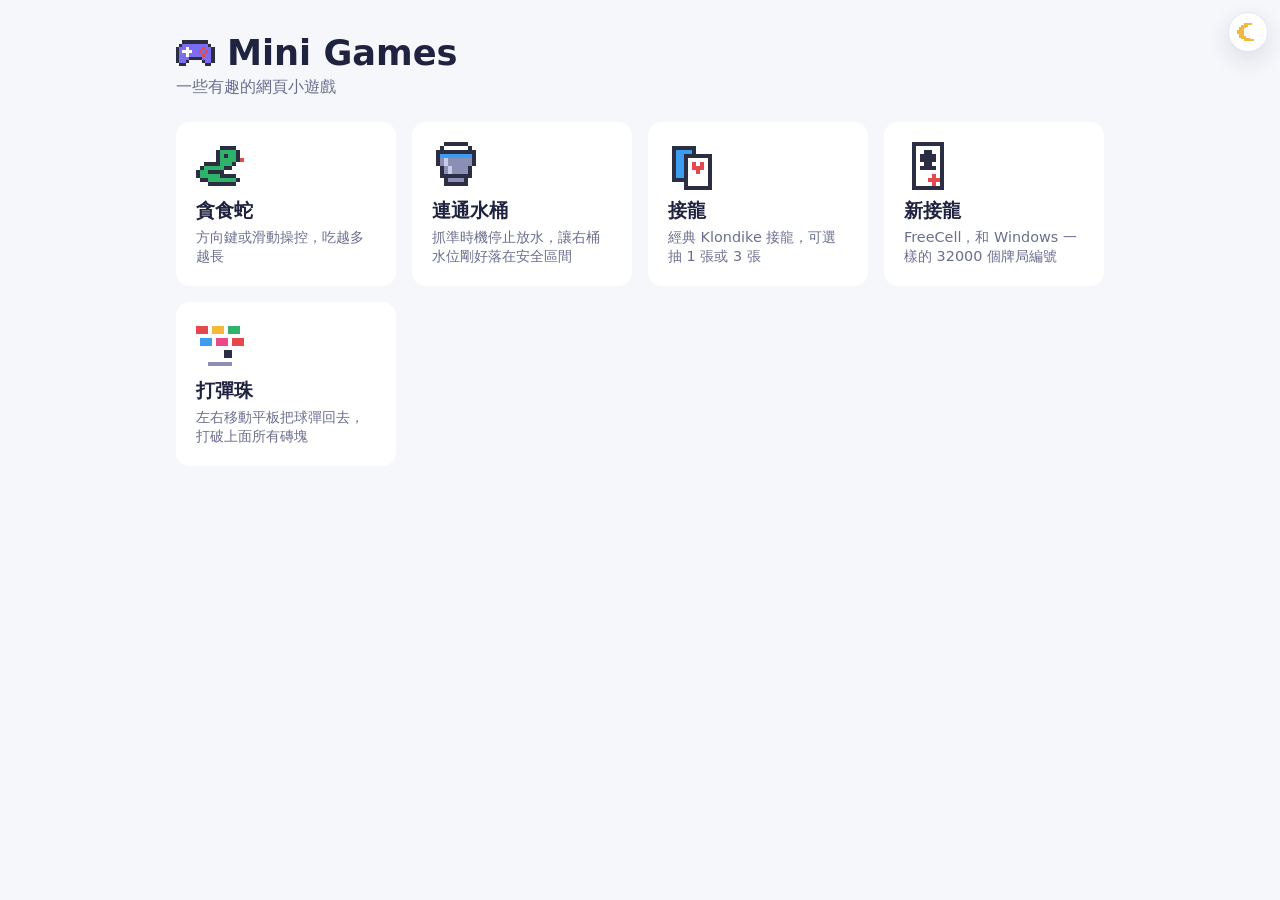
<file: index.html>
<!doctype html>
<html lang="zh-Hant">
<head>
  <meta charset="utf-8">
  <meta name="viewport" content="width=device-width, initial-scale=1">
  <title>Mini Games</title>
  <link rel="stylesheet" href="shared/style.css">
  <script src="shared/pixel-icons.js"></script>
  <script src="shared/theme.js"></script>
  <style>
    h1 { font-size: 2.2rem; margin: 8px 0 4px; }
    .sub { color: var(--muted); margin: 0 0 24px; }
    .grid {
      display: grid;
      grid-template-columns: repeat(auto-fill, minmax(200px, 1fr));
      gap: 16px;
    }
    .card {
      display: block;
      padding: 20px;
      background: var(--panel);
      border-radius: var(--radius);
      color: var(--text);
      text-decoration: none;
      transition: transform .15s, box-shadow .15s;
    }
    .card:hover { transform: translateY(-3px); box-shadow: var(--shadow); }
    .icon { line-height: 0; }
    .card h2 { margin: 8px 0 4px; font-size: 1.2rem; }
    .card p { margin: 0; color: var(--muted); font-size: .9rem; }
  </style>
</head>
<body>
  <main class="container">
    <h1><i data-px="gamepad" data-size="1.1em"></i> Mini Games</h1>
    <p class="sub">一些有趣的網頁小遊戲</p>
    <div class="grid" id="games"></div>
  </main>
  <script>
    // 新增遊戲時，在這裡加一筆
    const games = [
      { slug: 'snake', icon: 'snake', name: '貪食蛇', desc: '方向鍵或滑動操控，吃越多越長' },
      { slug: 'buckets', icon: 'bucket', name: '連通水桶', desc: '抓準時機停止放水，讓右桶水位剛好落在安全區間' },
      { slug: 'solitaire', icon: 'cards', name: '接龍', desc: '經典 Klondike 接龍，可選抽 1 張或 3 張' },
      { slug: 'freecell', icon: 'freecell', name: '新接龍', desc: 'FreeCell，和 Windows 一樣的 32000 個牌局編號' },
      { slug: 'breakout', icon: 'breakout', name: '打彈珠', desc: '左右移動平板把球彈回去，打破上面所有磚塊' },
    ];
    document.getElementById('games').innerHTML = games.map(g => `
      <a class="card" href="games/${g.slug}/">
        <div class="icon">${px(g.icon, '48px')}</div>
        <h2>${g.name}</h2>
        <p>${g.desc}</p>
      </a>`).join('');
  </script>
</body>
</html>
</file>
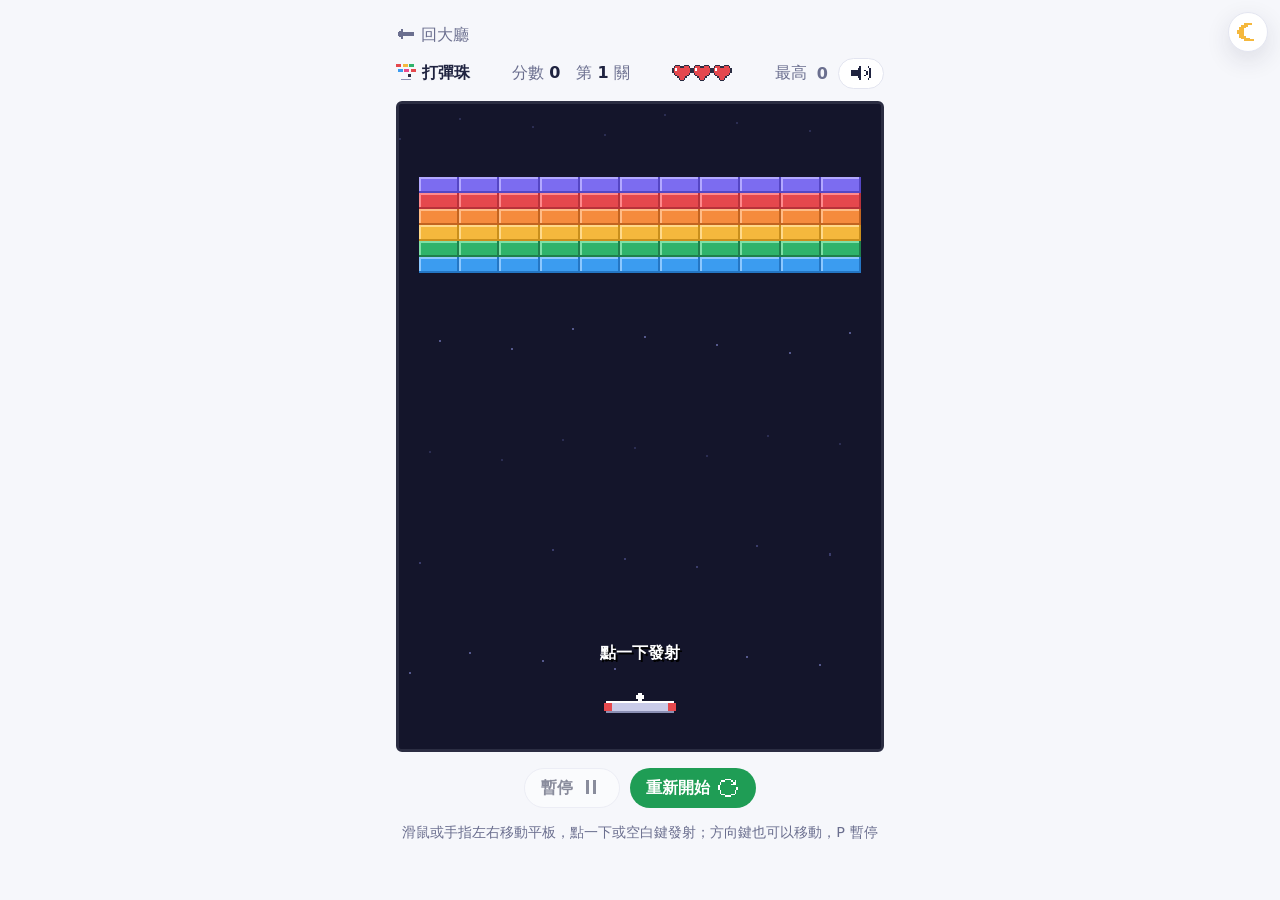
<file: games/breakout/index.html>
<!doctype html>
<html lang="zh-Hant">
<head>
  <meta charset="utf-8">
  <meta name="viewport" content="width=device-width, initial-scale=1">
  <title>打彈珠</title>
  <meta name="description" content="像素風打彈珠：左右移動平板把球彈回去，打破上面所有的磚塊。">
  <link rel="stylesheet" href="../../shared/style.css">
  <script src="../../shared/pixel-icons.js"></script>
  <script src="../../shared/theme.js"></script>
  <style>
    .wrap { max-width: 520px; margin: 0 auto; }
    .hud { display: flex; justify-content: space-between; align-items: center; gap: 8px 14px; flex-wrap: wrap; margin-bottom: 12px; }
    .hud .stats { color: var(--muted); }
    .hud .stats b { color: var(--text); font-variant-numeric: tabular-nums; }
    .hud .right { display: flex; align-items: center; gap: 10px; color: var(--muted); }
    #mute { background: var(--panel); color: var(--text); border: 1px solid var(--border); padding: 4px 10px; }
    .stage { position: relative; }
    canvas {
      display: block;
      width: 100%;
      aspect-ratio: 240 / 320;
      image-rendering: pixelated;
      background: #14152b;
      border: 3px solid #2b2d42;
      border-radius: 6px;
      touch-action: none;
      cursor: crosshair;
    }
    .overlay {
      position: absolute;
      inset: 0;
      display: flex;
      align-items: center;
      justify-content: center;
      pointer-events: none;
    }
    .overlay[hidden] { display: none; }
    .overlay .box {
      pointer-events: auto;
      padding: 18px 26px;
      background: var(--panel);
      color: var(--text);
      border: 3px solid var(--text);
      box-shadow: 6px 6px 0 rgba(0, 0, 0, 0.35);
      text-align: center;
    }
    .overlay h2 { margin: 0 0 6px; font-size: 1.4rem; }
    .overlay p { margin: 0 0 14px; color: var(--muted); }
    .overlay .tip {
      align-self: flex-end;
      margin-bottom: 18%;
      color: #fff;
      font-weight: 600;
      text-shadow: 2px 2px 0 #000;
    }
    .controls { display: flex; justify-content: center; gap: 10px; margin: 16px 0 8px; }
    button.secondary { background: var(--panel); color: var(--text); border: 1px solid var(--border); }
    .hint { color: var(--muted); text-align: center; font-size: .9rem; }
  </style>
</head>
<body>
  <main class="container wrap">
    <a class="back" href="../../"><i data-px="arrow-left"></i> 回大廳</a>
    <div class="hud">
      <strong><i data-px="breakout"></i> 打彈珠</strong>
      <span class="stats">分數 <b id="score">0</b>　第 <b id="level">1</b> 關</span>
      <span id="lives"></span>
      <span class="right">最高 <b id="best">0</b><button id="mute" aria-label="靜音"></button></span>
    </div>
    <div class="stage">
      <canvas id="board"></canvas>
      <div class="overlay" id="overlay" hidden></div>
    </div>
    <div class="controls">
      <button id="pause" class="secondary">暫停 <i data-px="pause"></i></button>
      <button id="restart">重新開始 <i data-px="retry"></i></button>
    </div>
    <p class="hint">滑鼠或手指左右移動平板，點一下或空白鍵發射；方向鍵也可以移動，P 暫停</p>
  </main>
  <script src="game.js"></script>
</body>
</html>
</file>
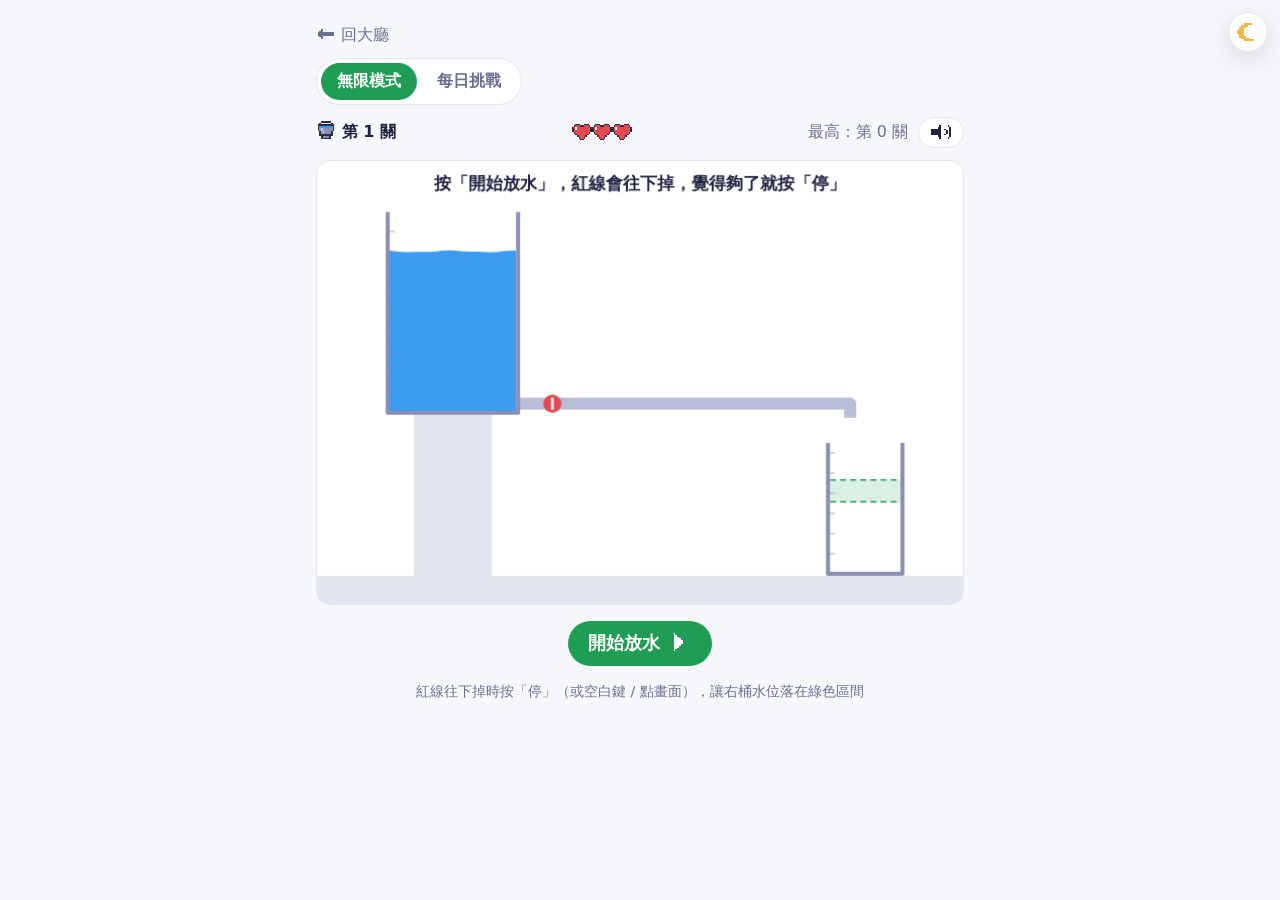
<file: games/buckets/index.html>
<!doctype html>
<html lang="zh-Hant">
<head>
  <meta charset="utf-8">
  <meta name="viewport" content="width=device-width, initial-scale=1">
  <title>連通水桶</title>
  <meta name="description" content="抓準時機停止放水，讓水位剛好落在安全區間！每天 10 題的每日挑戰，還能分享成績。">
  <meta property="og:type" content="website">
  <meta property="og:url" content="https://sudosu.tw/mini-games/games/buckets/">
  <meta property="og:title" content="連通水桶 🪣">
  <meta property="og:description" content="抓準時機停止放水，讓水位剛好落在安全區間！每天 10 題的每日挑戰，還能分享成績。">
  <meta property="og:image" content="https://sudosu.tw/mini-games/games/buckets/og.png">
  <meta property="og:image:width" content="1200">
  <meta property="og:image:height" content="630">
  <meta property="og:image:alt" content="連通水桶：左桶放水經過連通管流進右桶，水位落在綠色安全區間">
  <meta property="og:locale" content="zh_TW">
  <meta name="twitter:card" content="summary_large_image">
  <link rel="stylesheet" href="../../shared/style.css">
  <script src="../../shared/pixel-icons.js"></script>
  <script src="../../shared/theme.js"></script>
  <style>
    .wrap { max-width: 680px; margin: 0 auto; }
    .modes {
      display: inline-flex;
      gap: 4px;
      padding: 4px;
      margin-bottom: 12px;
      background: var(--panel);
      border: 1px solid var(--border);
      border-radius: 999px;
    }
    .modes button { background: transparent; color: var(--muted); }
    .modes button.active { background: var(--accent); color: var(--on-accent); }
    .hud { display: flex; justify-content: space-between; align-items: center; margin-bottom: 12px; gap: 12px; flex-wrap: wrap; }
    .hud .right { display: flex; align-items: center; gap: 10px; color: var(--muted); }
    #mute { background: var(--panel); color: var(--text); border: 1px solid var(--border); padding: 4px 10px; }
    canvas {
      display: block;
      width: 100%;
      aspect-ratio: 640 / 440;
      background: var(--panel);
      border: 1px solid var(--border);
      border-radius: var(--radius);
      touch-action: manipulation;
      cursor: pointer;
    }
    .controls { display: flex; justify-content: center; gap: 10px; flex-wrap: wrap; margin: 16px 0; }
    .controls button { min-width: 140px; font-size: 1.1rem; padding: 10px 20px; }
    #share { background: var(--accent-2); color: #fff; }
    #story { background: linear-gradient(45deg, #f58529, #dd2a7b, #8134af); color: #fff; }
    .hint { color: var(--muted); text-align: center; font-size: .9rem; }
  </style>
</head>
<body>
  <main class="container wrap">
    <a class="back" href="../../"><i data-px="arrow-left"></i> 回大廳</a>
    <div>
      <div class="modes">
        <button data-mode="endless">無限模式</button>
        <button data-mode="daily">每日挑戰</button>
      </div>
    </div>
    <div class="hud">
      <strong id="title"></strong>
      <span id="status"></span>
      <span class="right"><span id="extra"></span><button id="mute" aria-label="靜音"></button></span>
    </div>
    <canvas id="board"></canvas>
    <div class="controls">
      <button id="action">開始放水</button>
      <button id="share" hidden>分享成績 <i data-px="clipboard"></i></button>
      <button id="story" hidden></button>
    </div>
    <p class="hint">紅線往下掉時按「停」（或空白鍵 / 點畫面），讓右桶水位落在綠色區間</p>
  </main>
  <script src="game.js"></script>
</body>
</html>
</file>
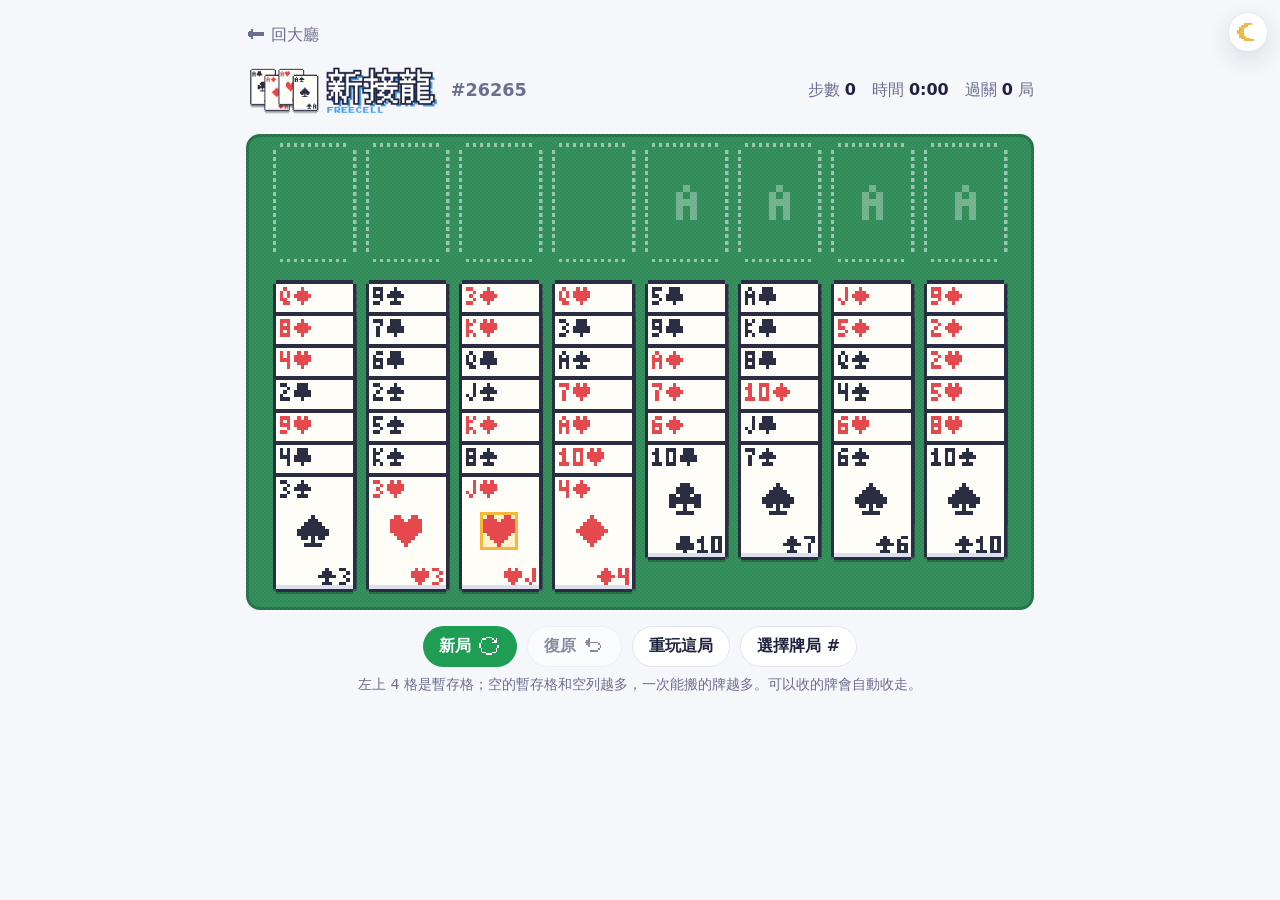
<file: games/freecell/index.html>
<!doctype html>
<html lang="zh-Hant">
<head>
  <meta charset="utf-8">
  <meta name="viewport" content="width=device-width, initial-scale=1">
  <title>新接龍</title>
  <meta name="description" content="像素風新接龍（FreeCell）：和 Windows 相同的 32000 個牌局編號。">
  <meta property="og:type" content="website">
  <meta property="og:url" content="https://sudosu.tw/mini-games/games/freecell/">
  <meta property="og:title" content="新接龍">
  <meta property="og:description" content="像素風新接龍（FreeCell）：和 Windows 相同的 32000 個牌局編號。">
  <meta property="og:image" content="https://sudosu.tw/mini-games/games/freecell/og.png">
  <meta property="og:image:width" content="1200">
  <meta property="og:image:height" content="630">
  <meta property="og:image:alt" content="像素風新接龍 logo：排開的四張 A 像素撲克牌">
  <meta property="og:locale" content="zh_TW">
  <meta name="twitter:card" content="summary_large_image">
  <link rel="stylesheet" href="../../shared/style.css">
  <link rel="stylesheet" href="../../shared/cards.css">
  <script src="../../shared/pixel-icons.js"></script>
  <script src="../../shared/theme.js"></script>
</head>
<body>
  <main class="container card-page">
    <a class="back" href="../../"><i data-px="arrow-left"></i> 回大廳</a>
    <div class="hud">
      <h1 class="game-logo"><img src="logo.png" alt="新接龍" width="548" height="180"><span id="game-no"></span></h1>
      <span class="stats">步數 <b id="moves">0</b>　時間 <b id="time">0:00</b>　過關 <b id="wins">0</b> 局</span>
    </div>
    <div id="table"></div>
    <div class="controls">
      <button id="new">新局 <i data-px="retry"></i></button>
      <button id="undo" class="secondary">復原 <i data-px="undo"></i></button>
      <button id="restart" class="secondary">重玩這局</button>
      <button id="pick" class="secondary">選擇牌局 #</button>
    </div>
    <p class="hint">左上 4 格是暫存格；空的暫存格和空列越多，一次能搬的牌越多。可以收的牌會自動收走。</p>
  </main>
  <script src="../../shared/cards.js"></script>
  <script src="game.js"></script>
</body>
</html>
</file>
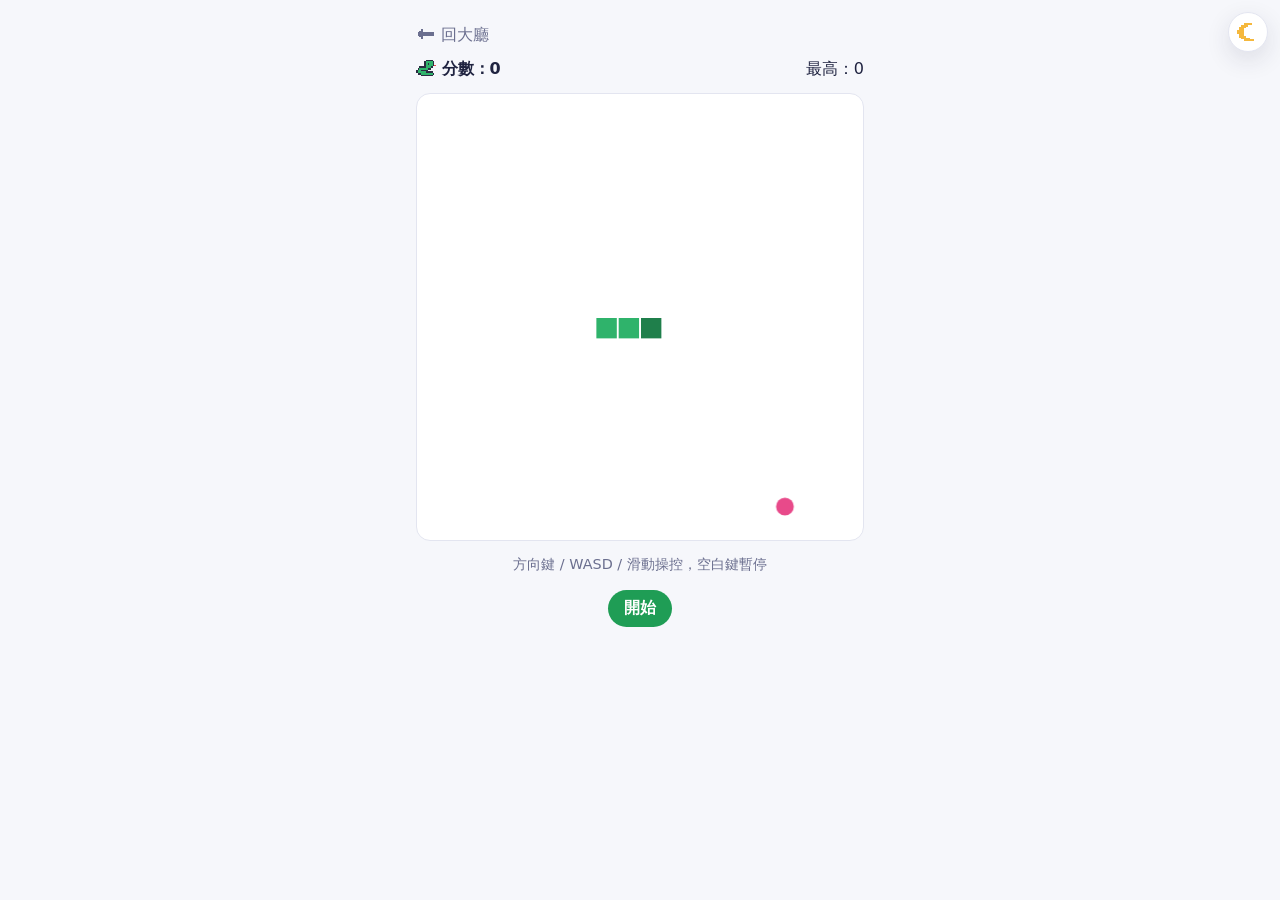
<file: games/snake/index.html>
<!doctype html>
<html lang="zh-Hant">
<head>
  <meta charset="utf-8">
  <meta name="viewport" content="width=device-width, initial-scale=1">
  <title>貪食蛇</title>
  <link rel="stylesheet" href="../../shared/style.css">
  <script src="../../shared/pixel-icons.js"></script>
  <script src="../../shared/theme.js"></script>
  <style>
    .hud { display: flex; justify-content: space-between; align-items: center; margin-bottom: 12px; }
    canvas {
      display: block;
      width: 100%;
      max-width: 480px;
      aspect-ratio: 1;
      margin: 0 auto;
      background: var(--panel);
      border: 1px solid var(--border);
      border-radius: var(--radius);
      touch-action: none;
    }
    .wrap { max-width: 480px; margin: 0 auto; }
    .hint { color: var(--muted); text-align: center; font-size: .9rem; }
  </style>
</head>
<body>
  <main class="container wrap">
    <a class="back" href="../../"><i data-px="arrow-left"></i> 回大廳</a>
    <div class="hud">
      <strong><i data-px="snake"></i> 分數：<span id="score">0</span></strong>
      <span>最高：<span id="best">0</span></span>
    </div>
    <canvas id="board" width="480" height="480"></canvas>
    <p class="hint">方向鍵 / WASD / 滑動操控，空白鍵暫停</p>
    <p style="text-align:center"><button id="start">開始</button></p>
  </main>
  <script src="game.js"></script>
</body>
</html>
</file>
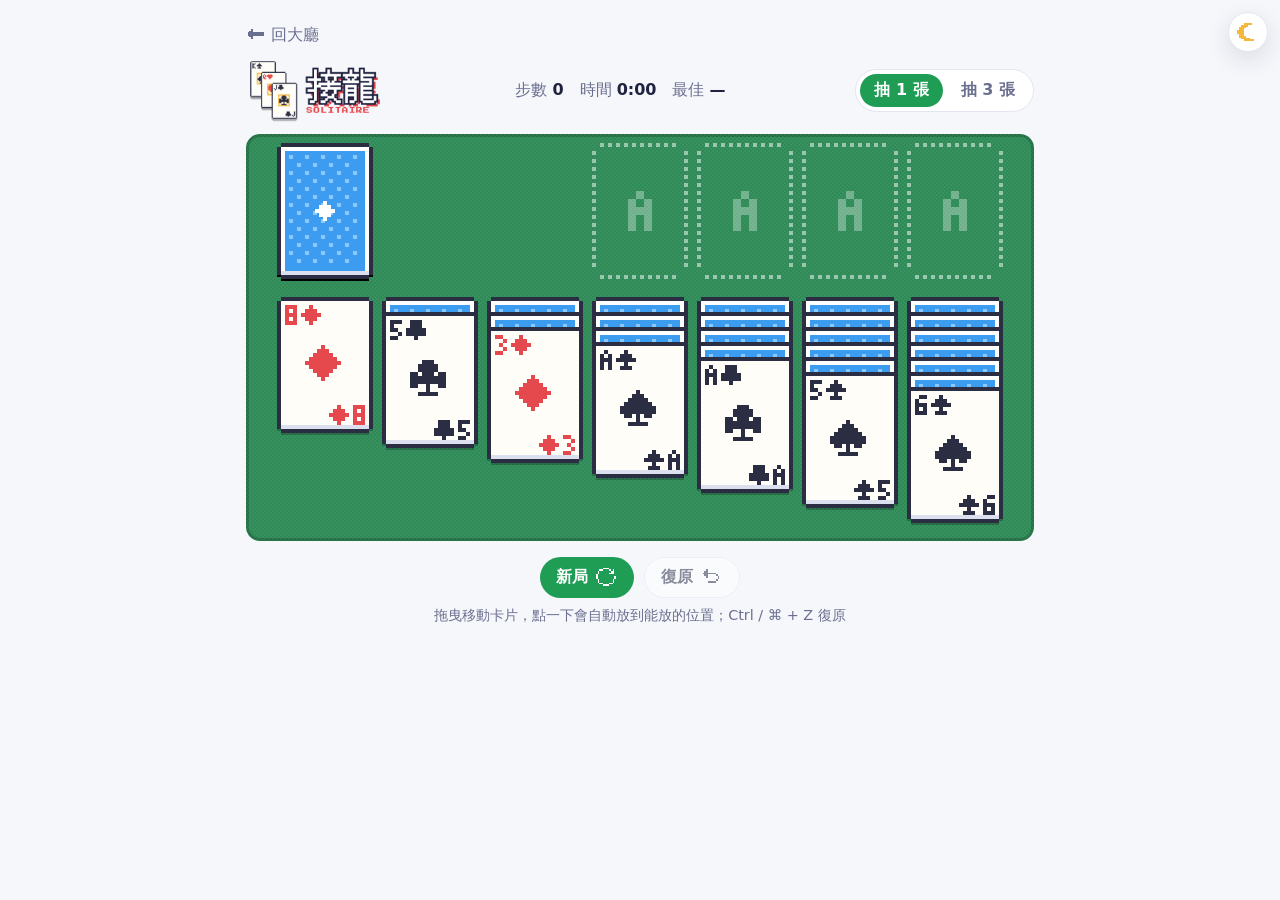
<file: games/solitaire/index.html>
<!doctype html>
<html lang="zh-Hant">
<head>
  <meta charset="utf-8">
  <meta name="viewport" content="width=device-width, initial-scale=1">
  <title>接龍</title>
  <meta name="description" content="像素風 Klondike 接龍：拖曳或點一下移牌，可選抽 1 張或 3 張。">
  <meta property="og:type" content="website">
  <meta property="og:url" content="https://sudosu.tw/mini-games/games/solitaire/">
  <meta property="og:title" content="接龍">
  <meta property="og:description" content="像素風 Klondike 接龍：拖曳或點一下移牌，可選抽 1 張或 3 張。">
  <meta property="og:image" content="https://sudosu.tw/mini-games/games/solitaire/og.png">
  <meta property="og:image:width" content="1200">
  <meta property="og:image:height" content="630">
  <meta property="og:image:alt" content="像素風接龍 logo：斜疊的 K、Q、J 像素撲克牌">
  <meta property="og:locale" content="zh_TW">
  <meta name="twitter:card" content="summary_large_image">
  <link rel="stylesheet" href="../../shared/style.css">
  <link rel="stylesheet" href="../../shared/cards.css">
  <script src="../../shared/pixel-icons.js"></script>
  <script src="../../shared/theme.js"></script>
</head>
<body>
  <main class="container card-page">
    <a class="back" href="../../"><i data-px="arrow-left"></i> 回大廳</a>
    <div class="hud">
      <h1 class="game-logo"><img src="logo.png" alt="接龍" width="392" height="180"></h1>
      <span class="stats">步數 <b id="moves">0</b>　時間 <b id="time">0:00</b>　最佳 <b id="best">—</b></span>
      <div class="modes">
        <button data-draw="1">抽 1 張</button>
        <button data-draw="3">抽 3 張</button>
      </div>
    </div>
    <div id="table"></div>
    <div class="controls">
      <button id="new">新局 <i data-px="retry"></i></button>
      <button id="undo" class="secondary">復原 <i data-px="undo"></i></button>
      <button id="auto" hidden>自動完成 <i data-px="flag"></i></button>
    </div>
    <p class="hint">拖曳移動卡片，點一下會自動放到能放的位置；Ctrl / ⌘ + Z 復原</p>
  </main>
  <script src="../../shared/cards.js"></script>
  <script src="game.js"></script>
</body>
</html>
</file>
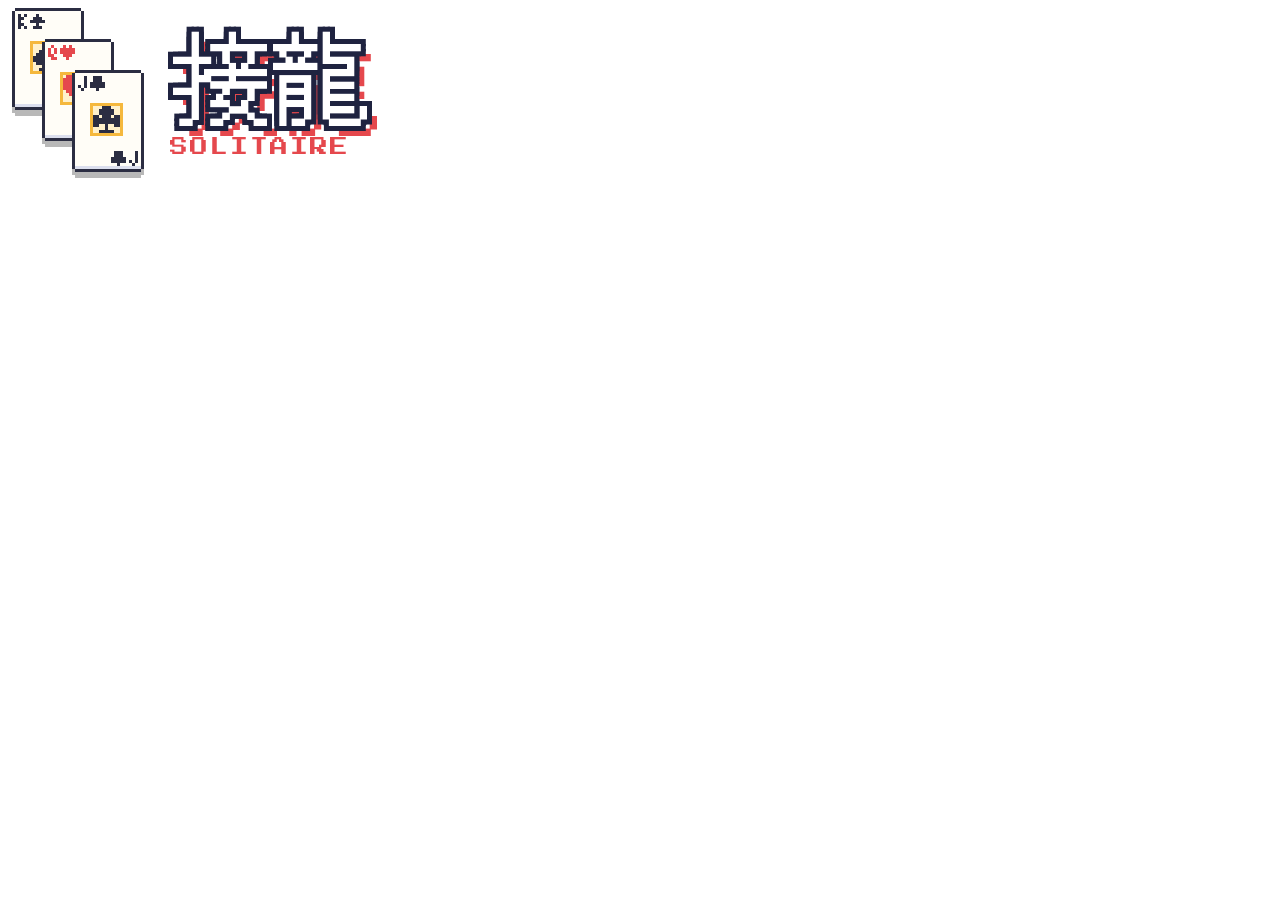
<file: shared/card-art.html>
<!doctype html>
<!--
  接龍 / 新接龍的 logo 與 og image 原始檔，用無頭瀏覽器截圖產生：
    card-art.html#solitaire,logo  → games/solitaire/logo.png（392×180，新接龍 548×180；2 倍解析度、透明背景）
    card-art.html#freecell,og     → games/freecell/og.png（1200×630）
-->
<html lang="zh-Hant">
<head>
  <meta charset="utf-8">
  <title>Card game art</title>
  <link rel="preconnect" href="https://fonts.googleapis.com">
  <link rel="preconnect" href="https://fonts.gstatic.com" crossorigin>
  <link href="https://fonts.googleapis.com/css2?family=DotGothic16&family=Press+Start+2P&display=block" rel="stylesheet">
  <style>
    * { box-sizing: border-box; margin: 0; }
    html, body { background: transparent; overflow: hidden; }
    body { font-family: "DotGothic16", system-ui, sans-serif; }

    .art { position: relative; display: flex; align-items: center; }
    .cards { position: relative; flex: none; }
    .cards .c { position: absolute; filter: drop-shadow(0 6px 0 rgba(0, 0, 0, 0.28)); }
    .cards svg { display: block; width: 100%; height: 100%; }

    /* 白字 + 像素描邊（8 個方向的硬陰影）+ 斜下方色塊陰影 */
    .word {
      color: #fff;
      line-height: 1;
      white-space: nowrap;
      --o: 5px;
      --ink: #1f2340;
      text-shadow:
        var(--o) 0 0 var(--ink), calc(-1 * var(--o)) 0 0 var(--ink),
        0 var(--o) 0 var(--ink), 0 calc(-1 * var(--o)) 0 var(--ink),
        var(--o) var(--o) 0 var(--ink), calc(-1 * var(--o)) var(--o) 0 var(--ink),
        var(--o) calc(-1 * var(--o)) 0 var(--ink), calc(-1 * var(--o)) calc(-1 * var(--o)) 0 var(--ink),
        calc(var(--o) * 2) calc(var(--o) * 2) 0 var(--shadow);
    }
    .sub {
      font-family: "Press Start 2P", monospace;
      color: var(--shadow);
      letter-spacing: 2px;
    }

    /* logo：高 180，寬度依遊戲而定 */
    .logo { height: 180px; padding: 0 12px; gap: 26px; }
    .logo .word { font-size: 100px; }
    .logo .sub { font-size: 18px; margin-top: 14px; }

    /* og：1200×630，像素綠絨布 */
    .og {
      width: 1200px;
      height: 630px;
      padding: 0 90px;
      gap: 60px;
      background-color: #2e8b57;
      background-image:
        linear-gradient(45deg, rgba(255, 255, 255, 0.05) 25%, transparent 25%, transparent 75%, rgba(255, 255, 255, 0.05) 75%),
        linear-gradient(45deg, rgba(255, 255, 255, 0.05) 25%, transparent 25%, transparent 75%, rgba(255, 255, 255, 0.05) 75%);
      background-size: 8px 8px;
      background-position: 0 0, 4px 4px;
    }
    .og .word { font-size: 150px; --o: 7px; }
    .og .sub { font-size: 26px; margin-top: 26px; color: #fff; text-shadow: 3px 3px 0 #1f2340; }
    .og .tag { margin-top: 34px; font-size: 34px; color: #fff; text-shadow: 3px 3px 0 #1f2340; }
    .og .url { position: absolute; left: 90px; bottom: 44px; font-family: "Press Start 2P", monospace; font-size: 20px; color: rgba(255, 255, 255, 0.85); }
  </style>
  <script src="cards.js"></script>
</head>
<body>
  <script>
    const [game, kind] = (location.hash.slice(1) || 'solitaire,logo').split(',');
    const CONF = {
      solitaire: {
        word: '接龍', sub: 'SOLITAIRE', logoW: 392, shadow: '#e5484d',
        tag: '經典 Klondike・抽 1 張或 3 張',
        // K♠ Q♥ J♣ 往右下斜疊，像牌列
        cards: [[3 * 13 + 12, 0, 0], [2 * 13 + 11, 1, 1], [0 * 13 + 10, 2, 2]],
        step: [0.42, 0.3],
      },
      freecell: {
        word: '新接龍', sub: 'FREECELL', logoW: 548, shadow: '#3b9cf0',
        tag: '和 Windows 相同的 32000 個牌局',
        // 四張 A 排開，像四個回收區
        cards: [[0, 0, 0], [13, 1, 1], [26, 2, 0], [39, 3, 1]],
        step: [0.55, 0.16],
      },
    }[game];

    const cw = kind === 'og' ? 168 : 72;
    const ch = cw * 34 / 24;
    const cols = Math.max(...CONF.cards.map(c => c[1]));
    const rows = Math.max(...CONF.cards.map(c => c[2]));
    const boxW = cw + cols * cw * CONF.step[0];
    const boxH = ch + rows * ch * CONF.step[1];
    const cards = CONF.cards.map(([id, x, y]) =>
      `<div class="c" style="left:${x * cw * CONF.step[0]}px;top:${y * ch * CONF.step[1]}px;width:${cw}px;height:${ch}px">${cardSvg(id)}</div>`).join('');

    document.body.innerHTML = `
      <div class="art ${kind}" style="--shadow:${CONF.shadow};${kind === 'logo' ? `width:${CONF.logoW}px` : ''}">
        <div class="cards" style="width:${boxW}px;height:${boxH}px">${cards}</div>
        <div>
          <div class="word">${CONF.word}</div>
          <div class="sub">${CONF.sub}</div>
          ${kind === 'og' ? `<div class="tag">${CONF.tag}</div>` : ''}
        </div>
        ${kind === 'og' ? '<div class="url">sudosu.tw/mini-games</div>' : ''}
      </div>`;
  </script>
</body>
</html>
</file>
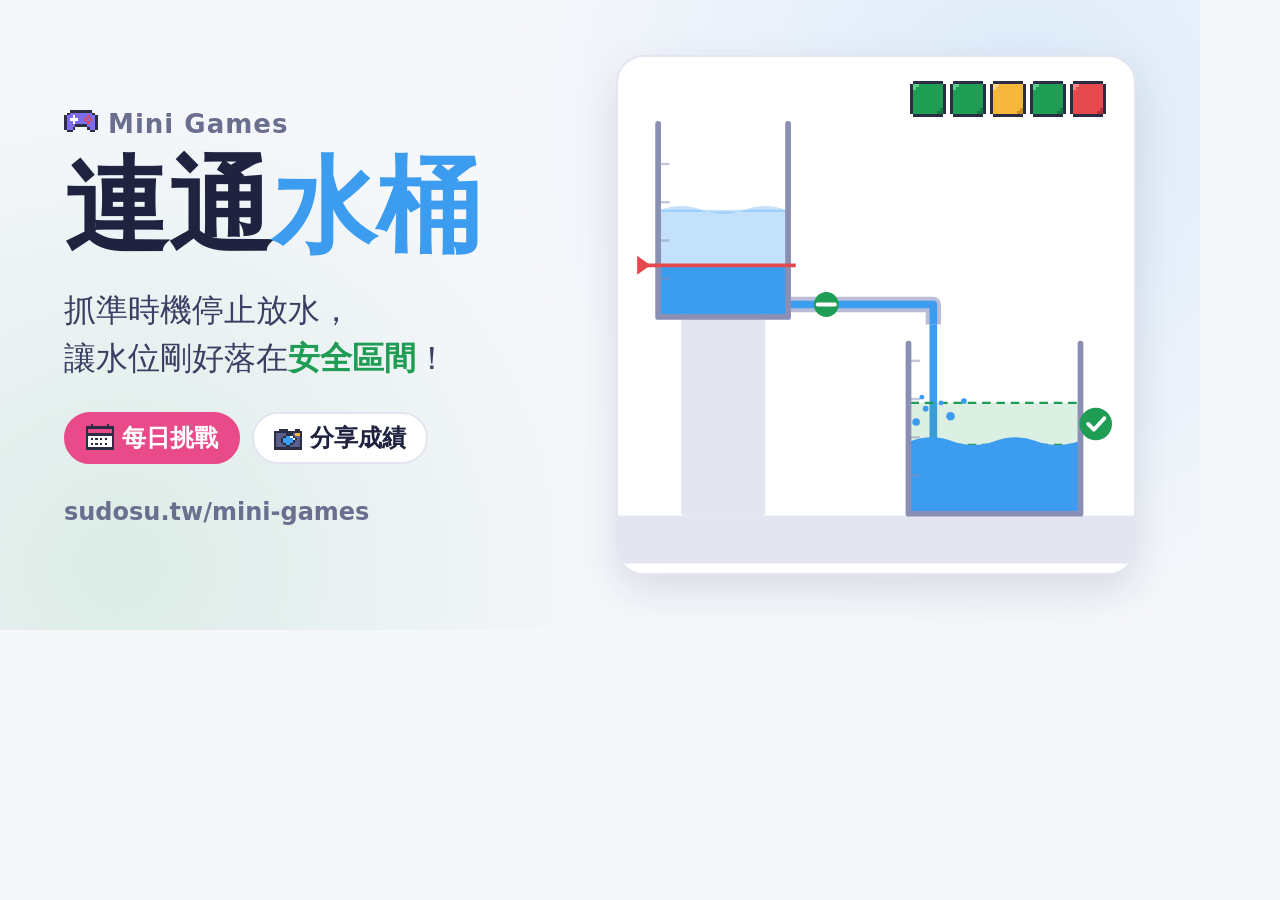
<file: games/buckets/og.html>
<!doctype html>
<!-- og.png 的原始檔：用無頭瀏覽器以 1200×630 截圖產生 -->
<html lang="zh-Hant">
<head>
  <meta charset="utf-8">
  <title>連通水桶 OG image</title>
  <script src="../../shared/pixel-icons.js"></script>
  <style>
    * { box-sizing: border-box; margin: 0; }
    html, body { width: 1200px; height: 630px; overflow: hidden; }
    body {
      font-family: "PingFang TC", "Noto Sans TC", system-ui, sans-serif;
      background: #f6f7fb;
      color: #1f2340;
      display: flex;
      align-items: center;
      padding: 0 64px;
      gap: 32px;
      position: relative;
    }
    body::before {
      content: "";
      position: absolute;
      inset: 0;
      background:
        radial-gradient(circle at 85% 20%, rgba(59, 156, 240, 0.14), transparent 45%),
        radial-gradient(circle at 10% 90%, rgba(31, 157, 85, 0.12), transparent 40%);
    }
    .text { position: relative; flex: 0 0 520px; }
    .kicker { font-size: 26px; font-weight: 600; color: #6b6f8f; letter-spacing: 1px; }
    h1 { font-size: 104px; font-weight: 800; line-height: 1.1; margin: 10px 0 22px; }
    h1 span { color: #3b9cf0; }
    .desc { font-size: 32px; line-height: 1.5; color: #3a3f63; }
    .desc b { color: #1f9d55; }
    .chips { display: flex; gap: 12px; margin-top: 30px; }
    .chip {
      font-size: 24px;
      font-weight: 600;
      padding: 8px 20px;
      border-radius: 999px;
      background: #fff;
      border: 2px solid #e3e5f0;
    }
    .chip.daily { background: #e84a8a; border-color: #e84a8a; color: #fff; }
    .url { margin-top: 34px; font-size: 24px; color: #6b6f8f; font-weight: 600; }
    .art {
      position: relative;
      flex: 1;
      height: 520px;
      background: #fff;
      border: 2px solid #e3e5f0;
      border-radius: 28px;
      box-shadow: 0 16px 40px rgba(31, 35, 64, 0.12);
      overflow: hidden;
    }
    .art svg { width: 100%; height: 100%; }
    .px-icon { vertical-align: -0.2em; }
    .chip { display: inline-flex; align-items: center; gap: 8px; }
    .grid { display: flex; gap: 4px;
      position: absolute;
      top: 24px;
      right: 28px;
      font-size: 30px;
      letter-spacing: 2px;
    }
  </style>
</head>
<body>
  <div class="text">
    <div class="kicker"><i data-px="gamepad" data-size="34px"></i> Mini Games</div>
    <h1>連通<span>水桶</span></h1>
    <p class="desc">抓準時機停止放水，<br>讓水位剛好落在<b>安全區間</b>！</p>
    <div class="chips">
      <span class="chip daily"><i data-px="calendar" data-size="28px"></i> 每日挑戰</span>
      <span class="chip"><i data-px="camera" data-size="28px"></i> 分享成績</span>
    </div>
    <div class="url">sudosu.tw/mini-games</div>
  </div>

  <div class="art">
    <div class="grid"><i data-px="sq-hit" data-size="36px"></i><i data-px="sq-hit" data-size="36px"></i><i data-px="sq-low" data-size="36px"></i><i data-px="sq-hit" data-size="36px"></i><i data-px="sq-high" data-size="36px"></i></div>
    <!-- 座標系 540×520 -->
    <svg viewBox="0 0 540 520">
      <!-- 地面與高台 -->
      <rect x="0" y="470" width="540" height="50" fill="#e3e5f0" />
      <rect x="66" y="262" width="88" height="208" rx="4" fill="#e3e5f0" />

      <!-- 左桶的水：紅線以下實色，以上淡色 -->
      <rect x="44" y="150" width="132" height="58" fill="rgba(59,156,240,0.3)" />
      <path d="M44 150 Q 66 142 88 150 T 132 150 T 176 150 V 152 H 44 Z" fill="rgba(59,156,240,0.3)" />
      <rect x="44" y="208" width="132" height="52" fill="#3b9cf0" />

      <!-- 管子與出水口 -->
      <path d="M178 249 H 330 V 270" stroke="#b9bdd8" stroke-width="16" fill="none" stroke-linejoin="round" />
      <path d="M178 249 H 330 V 270" stroke="#3b9cf0" stroke-width="8" fill="none" stroke-linejoin="round" />
      <!-- 閥門（開） -->
      <circle cx="218" cy="249" r="13" fill="#1f9d55" />
      <line x1="209" y1="249" x2="227" y2="249" stroke="#fff" stroke-width="4" stroke-linecap="round" />

      <!-- 水柱 -->
      <rect x="326" y="270" width="8" height="122" fill="#3b9cf0" />

      <!-- 右桶安全區間 -->
      <rect x="306" y="352" width="176" height="44" fill="rgba(31,157,85,0.16)" />
      <line x1="306" y1="352" x2="482" y2="352" stroke="#1f9d55" stroke-width="2.5" stroke-dasharray="9 6" />
      <line x1="306" y1="396" x2="482" y2="396" stroke="#1f9d55" stroke-width="2.5" stroke-dasharray="9 6" />

      <!-- 右桶的水 -->
      <path d="M306 392 Q 328 384 350 392 T 394 392 T 438 392 T 482 392 V 466 H 306 Z" fill="#3b9cf0" />

      <!-- 水花 -->
      <g fill="#3b9cf0">
        <circle cx="312" cy="372" r="4" />
        <circle cx="322" cy="358" r="3" />
        <circle cx="348" cy="366" r="4.5" />
        <circle cx="362" cy="350" r="3" />
        <circle cx="338" cy="352" r="2.5" />
        <circle cx="318" cy="346" r="2.5" />
      </g>

      <!-- 水桶 -->
      <g stroke="#8a8fb3" stroke-width="6" fill="none" stroke-linejoin="round" stroke-linecap="round">
        <path d="M42 60 V 262 H 178 V 60" />
        <path d="M304 290 V 468 H 484 V 290" />
      </g>
      <!-- 刻度 -->
      <g stroke="#8a8fb3" stroke-width="2.5" opacity="0.5">
        <line x1="42" y1="222" x2="54" y2="222" /><line x1="42" y1="182" x2="54" y2="182" />
        <line x1="42" y1="142" x2="54" y2="142" /><line x1="42" y1="102" x2="54" y2="102" />
        <line x1="304" y1="428" x2="316" y2="428" /><line x1="304" y1="388" x2="316" y2="388" />
        <line x1="304" y1="348" x2="316" y2="348" /><line x1="304" y1="308" x2="316" y2="308" />
      </g>

      <!-- 紅色刻度線 -->
      <line x1="22" y1="208" x2="186" y2="208" stroke="#e5484d" stroke-width="4" />
      <path d="M20 198 L 34 208 L 20 218 Z" fill="#e5484d" />

      <!-- 對勾 -->
      <circle cx="500" cy="374" r="17" fill="#1f9d55" />
      <path d="M492 374 L 498 380 L 509 368" stroke="#fff" stroke-width="4" fill="none" stroke-linecap="round" stroke-linejoin="round" />
    </svg>
  </div>
</body>
</html>
</file>
<file: shared/style.css>
/* 預設淺色；<html data-theme="dark"> 切換為深色（由 shared/theme.js 控制） */
:root {
  --bg: #f6f7fb;
  --panel: #ffffff;
  --text: #1f2340;
  --muted: #6b6f8f;
  --border: #e3e5f0;
  --accent: #1f9d55;
  --on-accent: #ffffff;
  --accent-2: #e84a8a;
  --radius: 14px;
  --shadow: 0 8px 24px rgba(31, 35, 64, 0.12);

  /* 遊戲 canvas 用色 */
  --water: #3b9cf0;
  --water-soft: rgba(59, 156, 240, 0.3);
  --wall: #8a8fb3;
  --pipe: #b9bdd8;
  --stand: #e3e5f0;
  --zone: rgba(31, 157, 85, 0.16);
  --zone-line: #1f9d55;
  --marker: #e5484d;
  --snake: #2fb36b;
  --snake-head: #1f7f4b;
  --food: #e84a8a;
  --overlay: rgba(255, 255, 255, 0.82);

  color-scheme: light;
  font-family: system-ui, -apple-system, "PingFang TC", "Noto Sans TC", sans-serif;
}

:root[data-theme="dark"] {
  --bg: #0f1020;
  --panel: #1a1b33;
  --text: #e8e8f5;
  --muted: #9a9bc0;
  --border: #2a2c50;
  --accent: #7cf29c;
  --on-accent: #10131a;
  --accent-2: #ff7ab6;
  --shadow: 0 8px 24px rgba(0, 0, 0, 0.4);

  --water: #4fb3ff;
  --water-soft: rgba(79, 179, 255, 0.35);
  --wall: #c9cbe8;
  --pipe: #5b5e8c;
  --stand: #2a2c50;
  --zone: rgba(124, 242, 156, 0.22);
  --zone-line: #7cf29c;
  --marker: #ff5d73;
  --snake: #7cf29c;
  --snake-head: #b6ffc9;
  --food: #ff7ab6;
  --overlay: rgba(0, 0, 0, 0.66);

  color-scheme: dark;
}

* { box-sizing: border-box; }

body {
  margin: 0;
  min-height: 100vh;
  background: var(--bg);
  color: var(--text);
}

a { color: var(--accent); }

.container {
  max-width: 960px;
  margin: 0 auto;
  padding: 24px 16px;
}

.back {
  display: inline-block;
  margin-bottom: 12px;
  color: var(--muted);
  text-decoration: none;
}
.back:hover { color: var(--text); }

button {
  font: inherit;
  padding: 8px 16px;
  border: 0;
  border-radius: 999px;
  background: var(--accent);
  color: var(--on-accent);
  font-weight: 600;
  cursor: pointer;
}
button:disabled { opacity: .5; cursor: default; }

/* 像素 icon（shared/pixel-icons.js） */
.px-icon {
  display: inline-block;
  vertical-align: -0.22em;
  flex: none;
}
button .px-icon { margin: 0 2px; }

.theme-toggle {
  position: fixed;
  top: 12px;
  right: 12px;
  width: 40px;
  height: 40px;
  padding: 0;
  background: var(--panel);
  border: 1px solid var(--border);
  box-shadow: var(--shadow);
  font-size: 1.1rem;
}
</file>
<file: shared/cards.css>
/* 像素風牌桌（shared/cards.js） */

.card-page { max-width: 820px; }

.card-page .hud {
  display: flex;
  justify-content: space-between;
  align-items: center;
  gap: 10px 16px;
  flex-wrap: wrap;
  margin-bottom: 12px;
}
.card-page .stats { color: var(--muted); }
.card-page .stats b { color: var(--text); font-variant-numeric: tabular-nums; }

.modes {
  display: inline-flex;
  gap: 4px;
  padding: 4px;
  background: var(--panel);
  border: 1px solid var(--border);
  border-radius: 999px;
}
.modes button { background: transparent; color: var(--muted); padding: 6px 14px; }
.modes button.active { background: var(--accent); color: var(--on-accent); }

.controls { display: flex; justify-content: center; gap: 10px; flex-wrap: wrap; margin: 16px 0 8px; }
button.secondary { background: var(--panel); color: var(--text); border: 1px solid var(--border); }
.hint { color: var(--muted); text-align: center; font-size: .9rem; margin: 8px 0; }

.card-table {
  --felt: #2e8b57;
  position: relative;
  min-height: 300px;
  border-radius: var(--radius);
  background-color: var(--felt);
  /* 2×2 像素格紋，讓桌面有點絨布質感 */
  background-image:
    linear-gradient(45deg, rgba(255, 255, 255, 0.05) 25%, transparent 25%, transparent 75%, rgba(255, 255, 255, 0.05) 75%),
    linear-gradient(45deg, rgba(255, 255, 255, 0.05) 25%, transparent 25%, transparent 75%, rgba(255, 255, 255, 0.05) 75%);
  background-size: 4px 4px;
  background-position: 0 0, 2px 2px;
  box-shadow: inset 0 0 0 3px rgba(0, 0, 0, 0.18);
  overflow: hidden;
  user-select: none;
  -webkit-user-select: none;
  -webkit-touch-callout: none;
}
:root[data-theme="dark"] .card-table { --felt: #1d5c3b; }

.card,
.card-slot {
  position: absolute;
  left: 0;
  top: 0;
  width: var(--cw);
  height: var(--ch);
}
.card {
  transition: transform .22s ease;
  touch-action: none;
  cursor: grab;
  filter: drop-shadow(0 2px 0 rgba(0, 0, 0, 0.22));
}
.card.dragging {
  transition: none;
  cursor: grabbing;
  filter: drop-shadow(3px 5px 0 rgba(0, 0, 0, 0.28));
}
.card svg,
.card-slot svg { display: block; width: 100%; height: 100%; }
.card-slot { cursor: pointer; }

.card.nope { animation: card-nope .28s steps(4); }
@keyframes card-nope {
  0%, 100% { translate: 0 0; }
  25% { translate: -4px 0; }
  75% { translate: 4px 0; }
}

.card-fx { position: absolute; inset: 0; z-index: 3000; cursor: pointer; }

.table-msg {
  position: absolute;
  left: 50%;
  top: 40%;
  transform: translate(-50%, -50%);
  z-index: 4000;
  padding: 20px 28px;
  background: var(--panel);
  color: var(--text);
  border: 3px solid var(--text);
  box-shadow: 6px 6px 0 rgba(0, 0, 0, 0.3);
  text-align: center;
  min-width: 240px;
}
.table-msg[hidden] { display: none; }
.table-msg h2 { margin: 0 0 6px; font-size: 1.4rem; }
.table-msg p { margin: 0 0 14px; color: var(--muted); }

/* 遊戲 logo（2 倍解析度的像素圖，縮小顯示） */
.game-logo { display: flex; align-items: center; gap: 10px; margin: 0; font-size: 1rem; }
.game-logo img { height: 64px; width: auto; }
.game-logo span { color: var(--muted); font-size: 1.1rem; }
@media (max-width: 480px) { .game-logo img { height: 48px; } }
</file>
